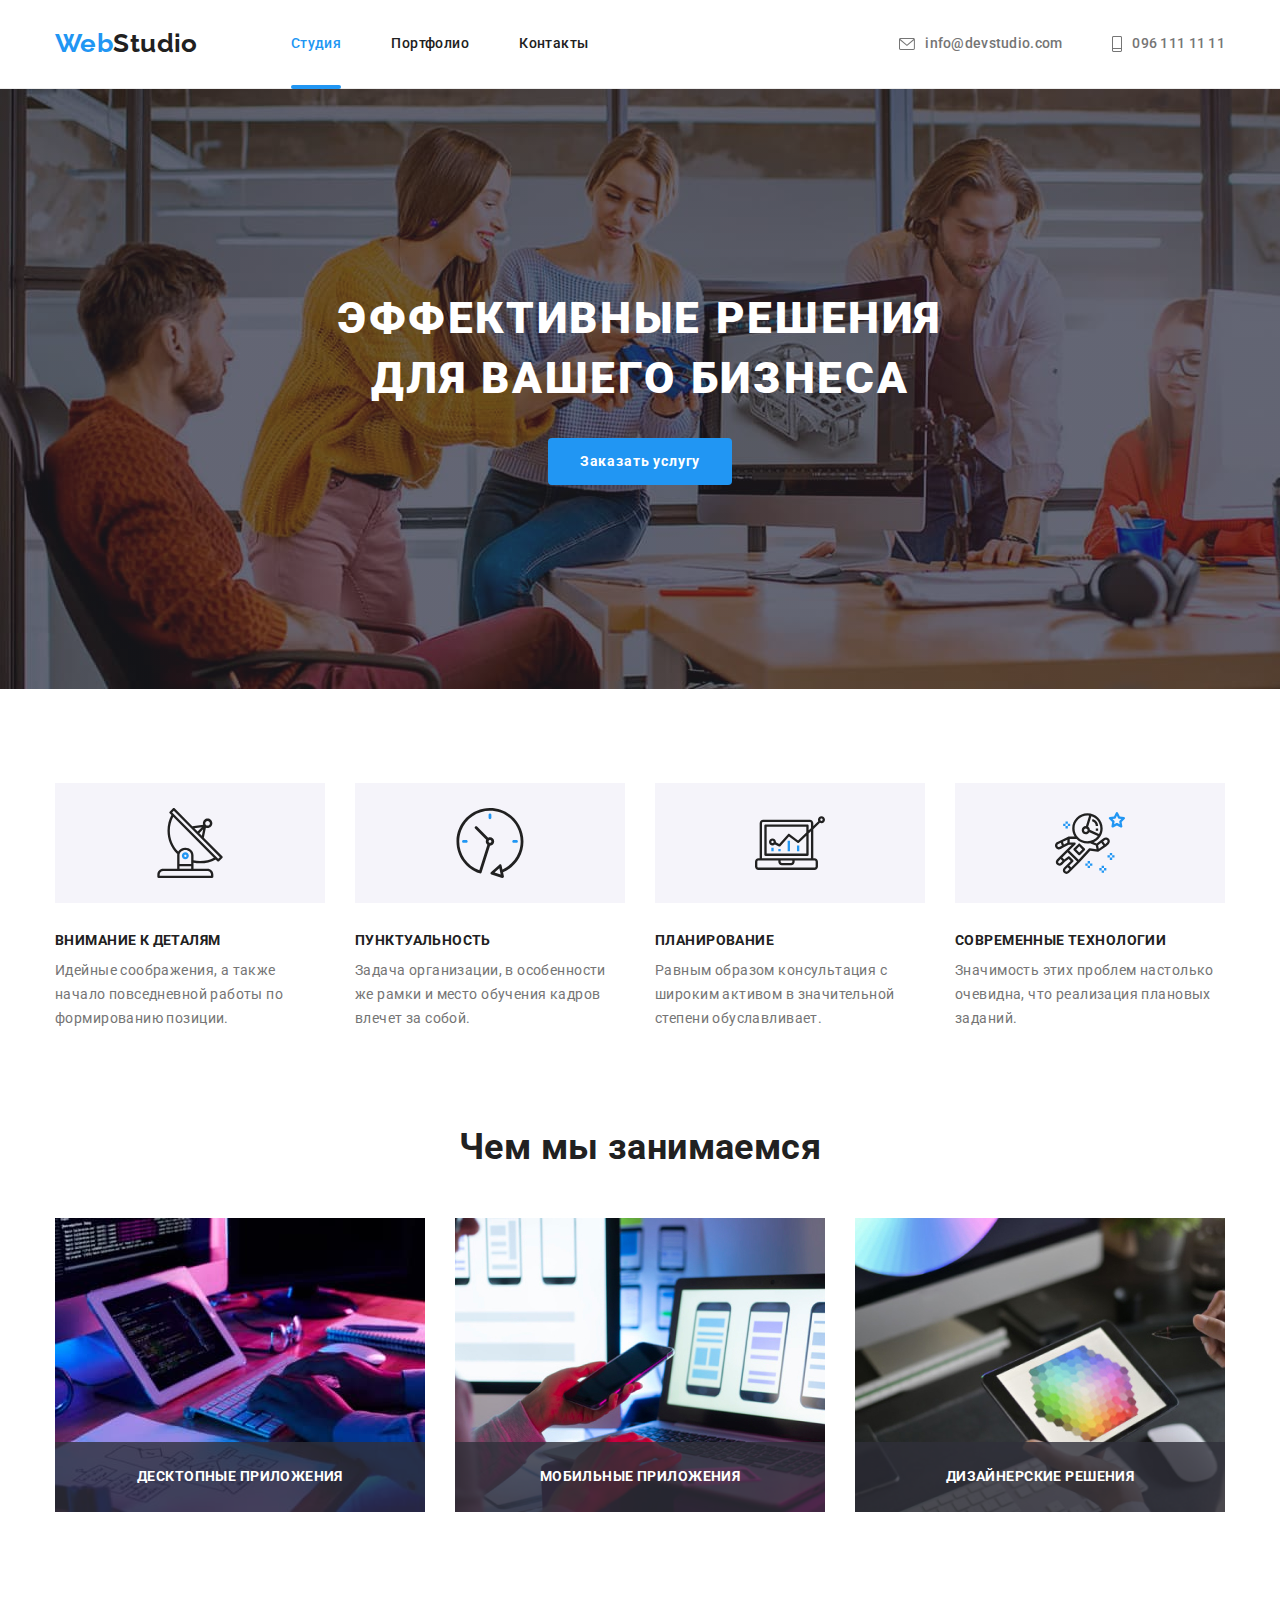
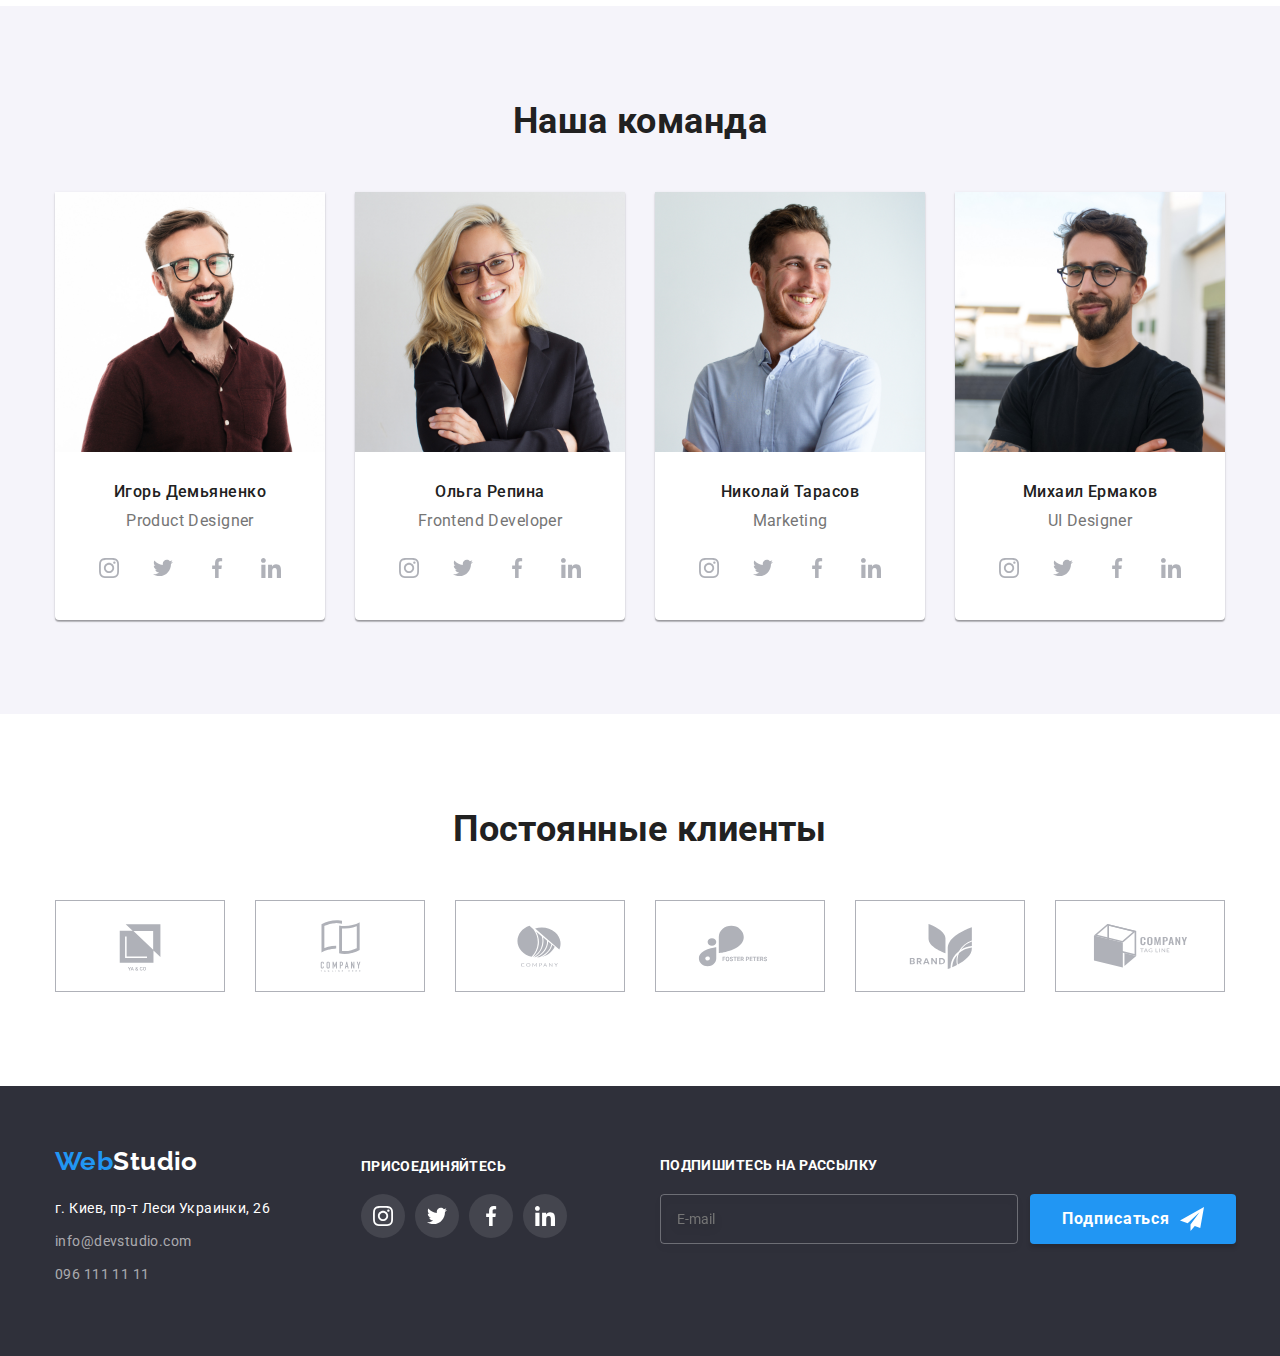
<file: index.html>
<!DOCTYPE html>
<html lang="ru">
  <head>
    <meta charset="UTF-8" />
    <meta http-equiv="X-UA-Compatible" content="IE=edge" />
    <meta name="viewport" content="width=device-width, initial-scale=1.0" />
    <title>Document</title>
    <link rel="stylesheet" href="https://cdnjs.cloudflare.com/ajax/libs/modern-normalize/1.1.0/modern-normalize.min.css">
    <link
      href="https://fonts.googleapis.com/css2?family=Raleway:wght@700&family=Roboto:wght@400;500;700;900&display=swap"
      rel="stylesheet"
    />
    <link rel="stylesheet" href="./css/styles.css" />
  </head>

  <body>
    <header class="header">
      <div class="container menu">
      <a href="./index.html" class="logo link"
        ><span class="logo-web">Web</span>Studio</a
      >
      <nav class="header-nav">
        <ul class="header-list list">
          <li class="header-item-right item">
            <a href="./index.html" class="header-link link current">Студия</a>
          </li>
          <li class="header-item-right item">
            <a href="./portfolio.html" class="header-link link">Портфолио</a>
          </li>
          <li class="header-item-right item">
            <a href="" class="header-link link">Контакты</a>
          </li>
        </ul>
      </nav>
      <ul class="header-list list mail">
        <li class="header-item-left item">
          <a href="mailto:info@devstudio.com" class="header-link link tel"
            ><svg class="icon-mail" height="12" width="16"><use href=./images/icons.svg#icon-mail></use></svg>info@devstudio.com</a
          >
        </li>
        <li class="header-item-left item">
          <a href="tel:0961111111" class="header-link link tel"><svg class="icon-telephon" height="16" width="10">
            <use href=./images/icons.svg#icon-telephon></use>
          </svg>
            096 111 11 11</a
          >
        </li>
      </ul>
      </div>
    </header>
    <main>
      <section class="hero section">
        <h1 class="hero-title">Эффективные решения для вашего бизнеса</h1>
        <button type="button" class="button hero-button" data-modal-open>
          Заказать услугу
        </button>
      </section>
      <section class="solution section">
        <div class="container">
        <h2 class="solution-heading heading visually-hidden">Решения</h2>
        <ul class="solution-list list">
          <li class="solution-item item">
            <div class="solution-div">
              <svg class="solution-icon">
                <use href="./images/icons.svg#icon-antenna"></use>
              </svg>
            </div>
            <h3 class="solution-title title title">Внимание к деталям</h3>
            <p class="solution-text">
              Идейные соображения, а также начало повседневной работы по
              формированию позиции.
            </p>
          </li>
          <li class="solution-item item">
            <div class="solution-div">
              <svg class="solution-icon">
                <use href="./images/icons.svg#icon-clock"></use>
              </svg>
            </div>
            <h3 class="solution-title title">Пунктуальность</h3>
            <p class="solution-text">
              Задача организации, в особенности же рамки и место обучения кадров
              влечет за собой.
            </p>
          </li>
          <li class="solution-item item">
            <div class="solution-div">
              <svg class="solution-icon">
                <use href="./images/icons.svg#icon-diagram"></use>
              </svg>
            </div>
            <h3 class="solution-title title">Планирование</h3>
            <p class="solution-text">
              Равным образом консультация с широким активом в значительной
              степени обуславливает.
            </p>
          </li>
          <li class="solution-item item">
            <div class="solution-div">
              <svg class="solution-icon">
                <use href="./images/icons.svg#icon-astronaut"></use>
              </svg>
            </div>
            <h3 class="solution-title title">Современные технологии</h3>
            <p class="solution-text">
              Значимость этих проблем настолько очевидна, что реализация
              плановых заданий.
            </p>
          </li>
        </ul>
        </div>
      </section>
      <section class="wwd section">
        <div class="container">
        <h2 class="wwd-heading heading">Чем мы занимаемся</h2>
        <ul class="wwd-list list">
          <li class="wwd-item item">
            <img src="./images/box1.jpg" width="370" alt="печать текста" />
            <div class="wwd-div">
              <p class="wwd-div-text">Десктопные приложения</p>
            </div>
          </li>
          <li class="wwd-item item">
            <img src="./images/box2.jpg" width="370" alt="смартфон ноутбук" />
            <div class="wwd-div">
              <p class="wwd-div-text">Мобильные приложения</p>
            </div>
          </li>
          <li class="wwd-item item">
            <img src="./images/box3.jpg" width="370" alt="планшет" />
            <div class="wwd-div">
              <p class="wwd-div-text">Дизайнерские решения</p>
            </div>
          </li>
        </ul>
        </div>
      </section>
      <section class="team section">
        <div class="container">
        <h2 class="team-heading heading">Наша команда</h2>
        <ul class="team-list list">
          <li class="team-item item">
            <img src="./images/igord.jpg" width="270" alt="Игорь Демьяненко" />
            <div class="team-item-bottom"><p class="team-name">Игорь Демьяненко</p>
            <p class="team-text">Product Designer</p>
            <ul class="team-list-icon list">
              <li class="team-item-icon item">
                <a class="team-item-link link" href=""><svg class="team-icon">
                  <use href="./images/icons.svg#icon-instagram"></use>
                </svg></a>
              </li>
              <li class="team-item-icon item">
                <a class="team-item-link link" href=""><svg class="team-icon">
                    <use href="./images/icons.svg#icon-twitter"></use>
                  </svg></a>
              </li>
              <li class="team-item-icon item">
                <a class="team-item-link link" href=""><svg class="team-icon">
                    <use href="./images/icons.svg#icon-facebook"></use>
                  </svg></a>
              </li>
              <li class="team-item-icon item">
                <a class="team-item-link link" href=""><svg class="team-icon">
                    <use href="./images/icons.svg#icon-linkedin"></use>
                  </svg></a>
              </li>
            </ul>
          </div>
          </li>
          <li class="team-item item">
            <img src="./images/olgar.jpg" width="270" alt="Ольга Репина" />
            <div class="team-item-bottom"><p class="team-name">Ольга Репина</p>
            <p class="team-text">Frontend Developer</p>
          <ul class="team-list-icon list">
            <li class="team-item-icon item">
              <a class="team-item-link link" href=""><svg class="team-icon">
                  <use href="./images/icons.svg#icon-instagram"></use>
                </svg></a>
            </li>
            <li class="team-item-icon item">
              <a class="team-item-link link" href=""><svg class="team-icon">
                  <use href="./images/icons.svg#icon-twitter"></use>
                </svg></a>
            </li>
            <li class="team-item-icon item">
              <a class="team-item-link link" href=""><svg class="team-icon">
                  <use href="./images/icons.svg#icon-facebook"></use>
                </svg></a>
            </li>
            <li class="team-item-icon item">
              <a class="team-item-link link" href=""><svg class="team-icon">
                  <use href="./images/icons.svg#icon-linkedin"></use>
                </svg></a>
            </li>
          </ul>
        </div>
          </li>
          <li class="team-item item">
            <img src="./images/kolyat.jpg" width="270" alt="Николай Тарасов" />
            <div class="team-item-bottom"><p class="team-name">Николай Тарасов</p>
            <p class="team-text">Marketing</p>
          <ul class="team-list-icon list">
            <li class="team-item-icon item">
              <a class="team-item-link link" href=""><svg class="team-icon">
                  <use href="./images/icons.svg#icon-instagram"></use>
                </svg></a>
            </li>
            <li class="team-item-icon item">
              <a class="team-item-link link" href=""><svg class="team-icon">
                  <use href="./images/icons.svg#icon-twitter"></use>
                </svg></a>
            </li>
            <li class="team-item-icon item">
              <a class="team-item-link link" href=""><svg class="team-icon">
                  <use href="./images/icons.svg#icon-facebook"></use>
                </svg></a>
            </li>
            <li class="team-item-icon item">
              <a class="team-item-link link" href=""><svg class="team-icon">
                  <use href="./images/icons.svg#icon-linkedin"></use>
                </svg></a>
            </li>
          </ul>
        </div>
          </li>
          <li class="team-item item">
            <img src="./images/mixae.jpg" width="270" alt="Михаил Ермаков" />
            <div class="team-item-bottom"><p class="team-name">Михаил Ермаков</p>
            <p class="team-text">UI Designer</p>
          <ul class="team-list-icon list">
            <li class="team-item-icon item">
              <a class="team-item-link link" href=""><svg class="team-icon">
                  <use href="./images/icons.svg#icon-instagram"></use>
                </svg></a>
            </li>
            <li class="team-item-icon item">
              <a class="team-item-link link" href=""><svg class="team-icon">
                  <use href="./images/icons.svg#icon-twitter"></use>
                </svg></a>
            </li>
            <li class="team-item-icon item">
              <a class="team-item-link link" href=""><svg class="team-icon">
                  <use href="./images/icons.svg#icon-facebook"></use>
                </svg></a>
            </li>
            <li class="team-item-icon item">
              <a class="team-item-link link" href=""><svg class="team-icon">
                  <use href="./images/icons.svg#icon-linkedin"></use>
                </svg></a>
            </li>
          </ul>
        </div>
          </li>
        </ul>
        </div>
      </section>
      <section class="clients section">
        <div class="container">
          <h2 class="clients-heading heading">Постоянные клиенты</h2>
          <ul class="clients-list list">
            <li class="clients-item item">
              <a class="clients-link link" href=""><svg class="clients-icon icon">
                <use href="./images/icons.svg#icon-logo_one"></use>
              </svg></a>
            </li>
            <li class="clients-item item">
              <a class="clients-link link" href=""><svg class="clients-icon icon">
                  <use href="./images/icons.svg#icon-logo_two"></use>
                </svg></a>
            </li>
            <li class="clients-item item">
              <a class="clients-link link" href=""><svg class="clients-icon icon">
                  <use href="./images/icons.svg#icon-logo_three"></use>
                </svg></a>
            </li>
            <li class="clients-item item">
              <a class="clients-link link" href=""><svg class="clients-icon icon">
                  <use href="./images/icons.svg#icon-logo_four"></use>
                </svg></a>
            </li>
            <li class="clients-item item">
              <a class="clients-link link" href=""><svg class="clients-icon icon">
                  <use href="./images/icons.svg#icon-logo_five"></use>
                </svg></a>
            </li>
            <li class="clients-item item">
              <a class="clients-link link" href=""><svg class="clients-icon icon">
                  <use href="./images/icons.svg#icon-logo_six"></use>
                </svg></a>
            </li>
          </ul>

        </div>
        </section>
        <div class="backdrop is-hidden" data-modal><div class="modal">
          <form>
            <p class="form-text">Оставьте свои данные, мы вам перезвоним</p>
            <label class="form-label" for="user-name">Имя</label>
            <span class="form-input-span"><input type="text" name="username" id="user-name" class="form-input"/>
            <svg class="form-icon"><use href="./images/icons.svg#icon-person"></use></svg></span>
            <label class="form-label" for="user-tel">Телефон</label>
            <span class="form-input-span"><input type="tel" name="usertel" id="user-tel" class="form-input"/><svg class="form-icon">
              <use href="./images/icons.svg#icon-phone-black"></use>
            </svg></span>
            <label class="form-label" for="user-email">Почта</label>
            <span class="form-input-span"><input type="email" name="useremail" id="user-email" class="form-input"/><svg class="form-icon">
              <use href="./images/icons.svg#icon-email"></use>
            </svg></span>
            <label class="form-label" for="user-coments">Комментарий</label>
            <textarea name="feedback" id="user-coments" placeholder="Введите текст" class="form-input form-textarea"></textarea>
            <div class="form-checkbox"><input type="checkbox" name="agrees" value="agree" id="iagree" class="form-agree" />
            <label class="form-label checkbox-label" for="iagree"><span class="checkbox-field"><svg class="checkbox-icon"><use href="./images/icons.svg#icon-check"></use></svg></span>Соглашаюсь с рассылкой и принимаю&nbsp; <a href="" class="form-link">Условия договора</a></label></div>
            <button type="submit" class="button form-button">Отправить</button>
            
          </form>
          <button class="modal-button" data-modal-close><svg class=" icon icon-close"><use href="./images/icons.svg#icon-close-black"></use></svg></button></div></div>
    </main>
    <footer class="footer">
      <div class="container footer-container">
        <div class="footer-div">
      <a href="./index.html" class="logo flog link"
        ><span class="logo-web">Web</span>Studio</a
      >
      <address>
        <a href="" class="footer-address link"
          >г. Киев, пр-т Леси Украинки, 26</a
        >
      </address>
      <ul class="footer-list list">
        <li class="footer-item">
          <a href="mailto:info@devstudio.com" class="footer-address-tel link"
            >info@devstudio.com</a
          >
        </li>
        <li class="footer-item">
          <a href="tel:0961111111" class="footer-address-tel link ">
            096 111 11 11</a
          >
        </li>
      </ul>
      </div>
      <div class="footer-enjoin">
        <p class="footer-text">присоединяйтесь</p>
        <ul class="footer-list-icon list">
          <li class="footer-item-icon item">
            <a class="footer-item-link link " href=""><svg class="footer-icon">
                <use href="./images/icons.svg#icon-instagram"></use>
              </svg></a>
          </li>
          <li class="footer-item-icon item">
          <a class="footer-item-link link " href=""><svg class="footer-icon">
              <use href="./images/icons.svg#icon-twitter"></use>
            </svg></a>
        </li>
        <li class="footer-item-icon item">
          <a class="footer-item-link link " href=""><svg class="footer-icon">
              <use href="./images/icons.svg#icon-facebook"></use>
            </svg></a>
        </li>
        <li class="footer-item-icon item ">
          <a class="footer-item-link link" href=""><svg class="footer-icon">
              <use href="./images/icons.svg#icon-linkedin"></use>
            </svg></a>
        </li>
        </ul>
       
      </div>
       <form class="footer-form">
         <p class="form-footer-text">Подпишитесь на рассылку</p>
         <div class="footer-form-div"><input type="email" name="email" placeholder="E-mail" class="footer-form-input"/>
         <button type="submit" class="form-footer-button button">Подписаться<svg class="form-footer-icon"><use href="./images/icons.svg#icon-send"/></svg></use></button></div>

        </form>
      
      </div>
    </footer>
    <script src="./js/modal.js"></script>
  </body>
</html>
</file>
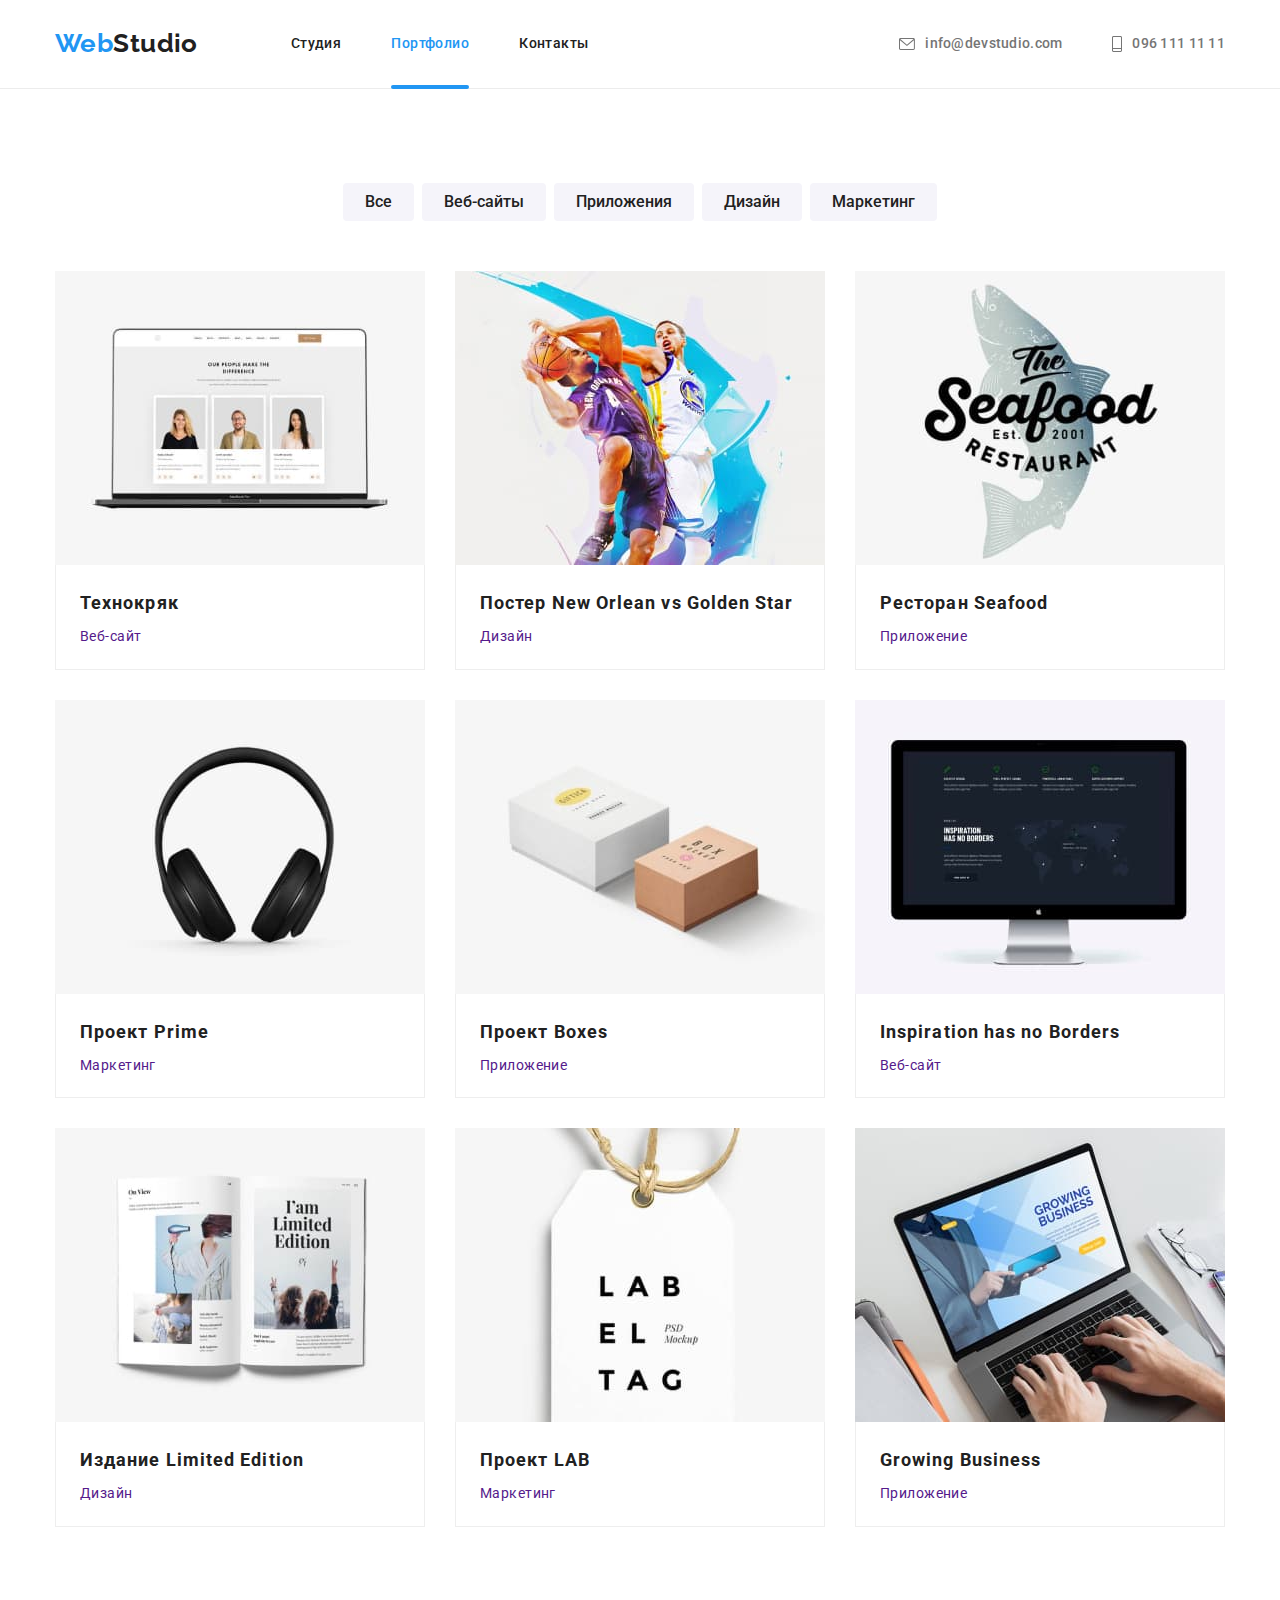
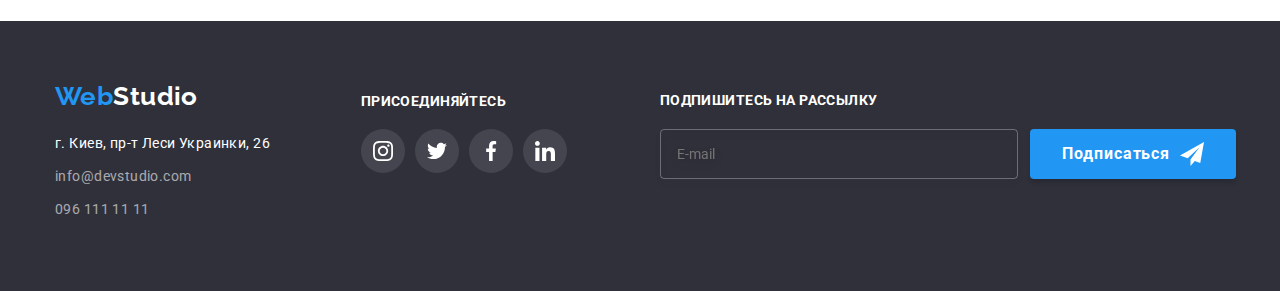
<file: portfolio.html>
<!DOCTYPE html>
<html lang="ru">
  <head>
    <meta charset="UTF-8" />
    <meta http-equiv="X-UA-Compatible" content="IE=edge" />
    <meta name="viewport" content="width=device-width, initial-scale=1.0" />
    <title>Document</title>
    <link rel="stylesheet" href="https://cdnjs.cloudflare.com/ajax/libs/modern-normalize/1.1.0/modern-normalize.min.css">
    <link
      href="https://fonts.googleapis.com/css2?family=Raleway:wght@700&family=Roboto:wght@400;500;700;900&display=swap"
      rel="stylesheet"
    />
    <link rel="stylesheet" href="./css/styles.css" />
  </head>
  <body>
  <header class="header">
    <div class="container menu">
      <a href="./index.html" class="logo link"><span class="logo-web">Web</span>Studio</a>
      <nav class="header-nav">
        <ul class="header-list list">
          <li class="header-item-right item">
            <a href="./index.html" class="header-link link ">Студия</a>
          </li>
          <li class="header-item-right item">
            <a href="./portfolio.html" class="header-link link current">Портфолио</a>
          </li>
          <li class="header-item-right item">
            <a href="" class="header-link link">Контакты</a>
          </li>
        </ul>
      </nav>
      <ul class="header-list list mail">
        <li class="header-item-left item">
          <a href="mailto:info@devstudio.com" class="header-link link tel"><svg class="icon-mail" height="12" width="16">
              <use href=./images/icons.svg#icon-mail></use>
            </svg>info@devstudio.com</a>
        </li>
        <li class="header-item-left item">
          <a href="tel:0961111111" class="header-link link tel"><svg class="icon-telephon" height="16" width="10">
              <use href=./images/icons.svg#icon-telephon></use>
            </svg>
            096 111 11 11</a>
        </li>
      </ul>
    </div>
  </header>
    <main>
      <h1 class="main-title visually-hidden">Портфолио</h1>
      <section class="sites section">
        <div class="container">
        <h2 class="heading heading-title visually-hidden">Фильтры портфолио</h2>
        <ul class="sites-list-right list">
          <li class="sites-item-right item">
            <button type="button" class="button button-portfolio">Все</button>
          </li>
          <li class="sites-item-right item">
            <button type="button" class="button button-portfolio">
              Веб-сайты
            </button>
          </li>
          <li class="sites-item-right item">
            <button type="button" class="button button-portfolio">
              Приложения
            </button>
          </li>
          <li class="sites-item-right item">
            <button type="button" class="button button-portfolio">
              Дизайн
            </button>
          </li>
          <li class="sites-item-right item">
            <button type="button" class="button button-portfolio">
              Маркетинг
            </button>
          </li>
        </ul>
        <h2 class="heading heading-title visually-hidden">Примеры портфолио</h2>
        <ul class="sites-list-left list">
          <li class="sites-item-left item">
            <a class="sites-link" href=""><div class="sites-div"><img src="./images/noyt.jpg" alt="ноутбук" width="370" /><div class="sites-div-absolute"><p class="sites-div-text">Технокряк это современная площадка распространения коронавируса. Компании используют эту платформу для цифрового
            шпионажа и атак на защищённые сервера конкурентов.</p></div></div>
            <div class="sites-bottom"><h3 class="sites-title">Технокряк</h3>
            <p class="sites-text">Веб-сайт</p></div></a>
          </li>
          <li class="sites-item-left item">
            <a class="sites-link " href=""><div class="sites-div"><img src="./images/basket.jpg" alt="Баскетбол" width="370" /><div class="sites-div-absolute"><p class="sites-div-text">Технокряк это современная площадка распространения коронавируса. Компании используют эту платформу для цифрового
            шпионажа и атак на защищённые сервера конкурентов.</p></div></div>
            <div class="sites-bottom"><h3 class="sites-title">
              Постер<span lang="en"> New Orlean vs Golden Star</span>
            </h3>
            <p class="sites-text">Дизайн</p></div></a>
          </li>
          <li class="sites-item-left item">
            <a class="sites-link " href=""><div class="sites-div"><img
              src="./images/seafood.jpg"
              alt="Логотип ресторана"
              width="370"
            /><div class="sites-div-absolute"><p class="sites-div-text">Технокряк это современная площадка распространения коронавируса. Компании используют эту платформу для цифрового
            шпионажа и атак на защищённые сервера конкурентов.</p></div></div>
            <div class="sites-bottom"><h3 class="sites-title">Ресторан<span lang="en"> Seafood</span></h3>
            <p class="sites-text">Приложение</p></div></a>
          </li>
          <li class="sites-item-left item">
            <a class="sites-link " href=""><div class="sites-div"><img src="./images/naysh.jpg" alt="Наушники" width="370" /><div class="sites-div-absolute"><p class="sites-div-text">Технокряк это современная площадка распространения коронавируса. Компании используют эту платформу для цифрового
            шпионажа и атак на защищённые сервера конкурентов.</p></div></div>
            <div class="sites-bottom"><h3 class="sites-title">Проект<span lang="en"> Prime</span></h3>
            <p class="sites-text">Маркетинг</p></div></a>
          </li>
          <li class="sites-item-left item">
            <a class="sites-link " href=""><div class="sites-div"><img src="./images/box.jpg" alt="Коробки" width="370" /><div class="sites-div-absolute"><p class="sites-div-text">Технокряк это современная площадка распространения коронавируса. Компании используют эту платформу для цифрового
            шпионажа и атак на защищённые сервера конкурентов.</p></div></div>
            <div class="sites-bottom"><h3 class="sites-title">Проект<span lang="en"> Boxes</span></h3>
            <p class="sites-text">Приложение</p></div></a>
          </li>
          <li class="sites-item-left item">
            <a class="sites-link " href=""><div class="sites-div"><img src="./images/monitor.jpg" alt="Монитор" width="370" /><div class="sites-div-absolute"><p class="sites-div-text">Технокряк это современная площадка распространения коронавируса. Компании используют эту платформу для цифрового
            шпионажа и атак на защищённые сервера конкурентов.</p></div></div>
            <div class="sites-bottom"><h3 lang="en" class="sites-title">Inspiration has no Borders</h3>
            <p class="sites-text">Веб-сайт</p></div></a>
          </li>
          <li class="sites-item-left item">
            <a class="sites-link " href=""><div class="sites-div"><img src="./images/book.jpg" alt="Книга" width="370" /><div class="sites-div-absolute"><p class="sites-div-text">Технокряк это современная площадка распространения коронавируса. Компании используют эту платформу для цифрового
            шпионажа и атак на защищённые сервера конкурентов.</p></div></div>
            <div class="sites-bottom"><h3 class="sites-title">
              Издание<span lang="en"> Limited Edition</span>
            </h3>
            <p class="sites-text">Дизайн</p></div></a>
          </li>
          <li class="sites-item-left item">
            <a class="sites-link " href=""><div class="sites-div"><img src="./images/lable.jpg" alt="Бирка" width="370" /><div class="sites-div-absolute"><p class="sites-div-text">Технокряк это современная площадка распространения коронавируса. Компании используют эту платформу для цифрового
            шпионажа и атак на защищённые сервера конкурентов.</p></div></div>
            <div class="sites-bottom"><h3 class="sites-title">Проект<span lang="en"> LAB</span></h3>
            <p class="sites-text">Маркетинг</p></div></a>
          </li>
          <li class="sites-item-left item">
            <a class="sites-link " href=""><div class="sites-div"><img src="./images/typetext.jpg" alt="Набор текста" width="370" /><div class="sites-div-absolute"><p class="sites-div-text">Технокряк это современная площадка распространения коронавируса. Компании используют эту платформу для цифрового
            шпионажа и атак на защищённые сервера конкурентов.</p></div></div>
            <div class="sites-bottom"><h3 lang="en" class="sites-title">Growing Business</h3>
            <p class="sites-text">Приложение</p></div></a>
          </li>
        </ul>
        </div>
      </section>
    </main>
    <footer class="footer">
      <div class="container footer-container">
        <div class="footer-div">
          <a href="./index.html" class="logo flog link"><span class="logo-web">Web</span>Studio</a>
          <address>
            <a href="" class="footer-address link">г. Киев, пр-т Леси Украинки, 26</a>
          </address>
          <ul class="footer-list list">
            <li class="footer-item">
              <a href="mailto:info@devstudio.com" class="footer-address-tel link">info@devstudio.com</a>
            </li>
            <li class="footer-item">
              <a href="tel:0961111111" class="footer-address-tel link ">
                096 111 11 11</a>
            </li>
          </ul>
        </div>
        <div class="footer-enjoin">
          <p class="footer-text">присоединяйтесь</p>
          <ul class="footer-list-icon list">
            <li class="footer-item-icon item">
              <a class="footer-item-link link " href=""><svg class="footer-icon">
                  <use href="./images/icons.svg#icon-instagram"></use>
                </svg></a>
            </li>
            <li class="footer-item-icon item">
              <a class="footer-item-link link " href=""><svg class="footer-icon">
                  <use href="./images/icons.svg#icon-twitter"></use>
                </svg></a>
            </li>
            <li class="footer-item-icon item">
              <a class="footer-item-link link " href=""><svg class="footer-icon">
                  <use href="./images/icons.svg#icon-facebook"></use>
                </svg></a>
            </li>
            <li class="footer-item-icon item ">
              <a class="footer-item-link link" href=""><svg class="footer-icon">
                  <use href="./images/icons.svg#icon-linkedin"></use>
                </svg></a>
            </li>
          </ul>
    
        </div>
        <form class="footer-form">
          <p class="form-footer-text">Подпишитесь на рассылку</p>
          <div class="footer-form-div"><input type="email" name="email" placeholder="E-mail" class="footer-form-input" />
            <button type="submit" class="form-footer-button button">Подписаться<svg class="form-footer-icon">
                <use href="./images/icons.svg#icon-send" />
              </svg></use></button>
          </div>
    
        </form>
    
      </div>
    </footer>
  </body>
</html>
</file>
<file: css/styles.css>
:root {
  --primery-text-color: #757575;
  --title-text-color: #212121;
  --primary-background-color: #ffffff;
  --link-color: #2196f3;
  --secondary-text-color: #ffffff;
}

* {
  padding: 0;
  margin: 0;
  border: 0;
}

*,
*:before,
*:after {
  box-sizing: border-box;
}

:focus,
:active {
  outline: none;
}

a:focus,
a:active {
  outline: none;
}

nav,
footer,
header,
aside {
  display: block;
}

html,
body {
  height: 100%;
  width: 100%;
  font-size: 100%;
  line-height: 1;
  font-size: 14px;
  -ms-text-size-adjust: 100%;
  -moz-text-size-adjust: 100%;
  -webkit-text-size-adjust: 100%;
}

input,
button,
textarea {
  font-family: inherit;
}

input::-ms-clear {
  display: none;
}
button {
  cursor: pointer;
}
button::-moz-focus-inner {
  padding: 0;
  border: 0;
}
a,
a:visited,
a:hover {
  text-decoration: none;
}
ul,
li {
  list-style: none;
}
img {
  vertical-align: top;
}

h1,
h2,
h3,
h4,
h5,
h6 {
  font-size: inherit;
  font-weight: 400;
}

.visually-hidden {
  position: absolute;
  width: 1px;
  height: 1px;
  margin: -1px;
  padding: 0;
  overflow: hidden;
  border: 0;
  clip: rect(0 0 0 0);
}

img {
  display: block;
}

body {
  background-color: var(--primary-background-color);
  font-family: 'Roboto', sans-serif;
  font-weight: 400;
  font-size: 14px;
  line-height: 1.7;
  letter-spacing: 0.03em;
  color: var(--primery-text-color);
}

.link {
  text-decoration: none;
  color: var(--title-text-color);
  transition: color 250ms cubic-bezier(0.4, 0, 0.2, 1);
}
.link:focus,
.link:hover {
  color: var(--link-color);
  fill: var(--link-color);
}

.list {
  list-style: none;
}

.button {
  align-items: center;
  text-align: center;
  font-family: 'Roboto', sans-serif;
  font-weight: 700;
  cursor: pointer;

  padding: 10px 32px;
  border-radius: 4px;
  max-width: 200px;
  transition: color 250ms cubic-bezier(0.4, 0, 0.2, 1),
    background 250ms cubic-bezier(0.4, 0, 0.2, 1);
}
.button:hover,
.button:focus {
  color: var(--secondary-text-color);
  background: #2196f3;
}

.title {
  font-weight: 700;
  line-height: 1.14;
  font-size: 14px;
  text-transform: uppercase;
  color: var(--title-text-color);
}

.heading {
  font-weight: 700;
  text-align: center;
  font-size: 36px;
  line-height: 1.17;
  color: var(--title-text-color);
}
.current {
  position: relative;

  color: var(--link-color);
}

.current::after {
  content: '';
  position: absolute;
  bottom: -1px;
  left: 0;
  width: 100%;
  height: 4px;
  background-color: var(--link-color);
  border-radius: 2px;
}

.container {
  width: 1200px;
  margin: 0 auto;
  padding: 0 15px;
  /* border: 2px dashed red; */
}

.section {
  padding-top: 94px;
  padding-bottom: 94px;
}

/* -----------HEADER-------------- */

.header {
  border-bottom: 1px solid #ececec;
}

.logo {
  font-family: 'Raleway', sans-serif;
  font-weight: 700;
  font-size: 26px;
  line-height: 1.2;
  margin-right: 93px;
}
.logo-web {
  color: #2196f3;
}
.header-nav {
  font-weight: 500;
  color: var(--title-text-color);
  text-decoration: none;
}
.header-link.tel {
  color: var(--primery-text-color);
  font-weight: 500;
  line-height: 1.14;
  letter-spacing: 0.02em;
}

.header-link.tel:hover,
.header-link.tel:focus {
  color: #2196f3;
}

.menu {
  display: flex;
  align-items: center;
}

.header-list {
  display: flex;
}

.header-link {
  display: inline-block;
  padding-top: 32px;
  padding-bottom: 32px;
  margin-top: auto;
  margin-bottom: auto;
}

.header-item-right:not(:last-child) {
  margin-right: 50px;
}

.tel {
  margin-left: 50px;
  display: flex;
  align-items: center;
  justify-content: center;
}
.mail {
  display: flex;
  align-items: center;
  margin-left: auto;
}

.icon-mail {
  margin-right: 10px;
  fill: rgba(117, 117, 117, 1);
  transition: fill 250ms cubic-bezier(0.4, 0, 0.2, 1);
}

.icon-telephon {
  margin-right: 10px;
  fill: rgba(117, 117, 117, 1);
  transition: fill 250ms cubic-bezier(0.4, 0, 0.2, 1);
}

.header-link.tel:hover .icon-mail,
.header-link.tel:focus .icon-mail {
  fill: #2196f3;
}

.header-link.tel:hover .icon-telephon,
.header-link.tel:focus .icon-telephon {
  fill: #2196f3;
}
/* ------------HERO------------- */
.hero {
  height: 600px;
  max-width: 1600px;
  margin-left: auto;
  margin-right: auto;
  background-repeat: no-repeat;
  background-size: cover;
  background-position: center;
  background: #2f303a;
  padding-top: 200px;
  padding-bottom: 200px;
  background-image: linear-gradient(
      to right,
      rgba(47, 48, 58, 0.4),
      rgba(47, 48, 58, 0.4)
    ),
    url('../images/herobcg.jpg');
}

.hero-title {
  font-weight: 900;
  text-align: center;
  font-size: 44px;
  line-height: 1.36;
  text-transform: uppercase;
  color: var(--secondary-text-color);
  max-width: 696px;
  letter-spacing: 0.06em;

  margin: 0 auto;
  margin-bottom: 30px;
}

.hero-button {
  display: block;
  background: #2196f3;
  color: var(--secondary-text-color);
  margin: 0 auto;
  line-height: 1.87;
  letter-spacing: 0.06em;
}

/* ------------SOLUTION------------- */
.solution {
  padding-bottom: 48px;
}

.solution-title {
  margin-bottom: 10px;
}

.solution-text {
  font-size: 14px;
  line-height: 1.71;
  text-align: left;
}

.solution-list {
  display: flex;
  margin-left: -30px;
  margin-top: -30px;
}

.solution-item {
  margin-left: 30px;
  margin-top: 30px;
  flex-basis: calc(100% / 4 - 30px);
}

.solution-div {
  display: flex;
  align-items: center;
  justify-content: center;
  width: 270px;
  height: 120px;
  background: rgba(245, 244, 250, 1);
  margin-bottom: 30px;
}

.solution-icon {
  height: 70px;
  width: 70px;
}

/* -------------WWD------------- */
.wwd {
  padding-top: 47px;
}

.wwd-list {
  display: flex;
  margin-left: -30px;
  margin-top: -30px;
}
.wwd-heading {
  margin-bottom: 50px;
}
.wwd-item {
  position: relative;

  margin-left: 30px;
  margin-top: 30px;
  flex-basis: calc(100% / 3 - 30px);
}

.wwd-div {
  position: absolute;
  bottom: 0;
  left: 0;
  width: 100%;
  height: 70px;
  display: flex;
  align-items: center;
  justify-content: center;
  background-color: rgba(47, 48, 58, 0.8);
}

.wwd-div-text {
  font-weight: bold;
  font-size: 14px;
  line-height: 1.14;
  letter-spacing: 0.03em;
  text-transform: uppercase;

  color: #ffffff;
}
/* -------------TEAM------------ */

.team-heading {
  margin-bottom: 50px;
}

.team-item-bottom {
  margin-top: 30px;
  margin-bottom: 30px;
}
.team {
  background: #f5f4fa;
}

.team-name {
  font-weight: 500;
  font-size: 16px;
  line-height: 1.19;
  text-align: center;
  letter-spacing: 0.03em;
  color: var(--title-text-color);

  margin-bottom: 10px;
}

.team-text {
  font-size: 16px;
  line-height: 1.19;
  text-align: center;
}

.team-list {
  display: flex;
  margin-left: -30px;
  margin-top: -30px;
}

.team-item {
  background-color: var(--primary-background-color);
  margin-left: 30px;
  margin-top: 30px;
  flex-basis: calc(100% / 4 - 30px);
  box-shadow: 0px 1px 3px rgba(0, 0, 0, 0.12), 0px 1px 1px rgba(0, 0, 0, 0.14),
    0px 2px 1px rgba(0, 0, 0, 0.2);
  border-radius: 0px 0px 4px 4px;
}

.team-item-icon {
  height: 44px;
  width: 44px;
}
.team-icon {
  height: 20px;
  width: 20px;
  fill: rgba(175, 177, 184, 1);
  transition: fill 250ms cubic-bezier(0.4, 0, 0.2, 1);
}

.team-item-icon + .team-item-icon {
  margin-left: 10px;
}

.team-list-icon {
  display: flex;
  justify-content: center;
  margin-top: 16px;
}

.team-item-link {
  display: flex;
  align-items: center;
  justify-content: center;
  height: 100%;
  width: 100%;
  border-radius: 50%;
  transition: background 250ms cubic-bezier(0.4, 0, 0.2, 1);
}

.team-item-link:hover,
.team-item-link:focus {
  background: var(--link-color);
}

.team-item-link:hover .team-icon {
  fill: rgba(255, 255, 255, 1);
}

.team-item-link:focus .team-icon {
  fill: rgba(255, 255, 255, 1);
}
/* -----------Clients---------- */
.clients-heading {
  margin-bottom: 50px;
}
.clients-item {
  flex-basis: calc(100% / 6 - 30px);
  margin-left: 30px;
  margin-top: 30px;
}
.clients-list {
  margin-left: -30px;
  margin-top: -30px;
  display: flex;
}
.clients-link {
  display: inline-block;
  height: 92px;
  width: 170px;
  border: 1px solid rgba(175, 177, 184, 1);
  padding: 16px 32px;
  transition: border 250ms cubic-bezier(0.4, 0, 0.2, 1);
}

.clients-icon {
  width: 106px;
  height: 60px;
  fill: rgba(175, 177, 184, 1);
  transition: fill 250ms cubic-bezier(0.4, 0, 0.2, 1);
}

.clients-link:hover,
.clients-link:focus {
  border: 1px solid var(--link-color);
}

.clients-link:hover .clients-icon,
.clients-link:focus .clients-icon {
  fill: var(--link-color);
}
/* -----------FOOTER------------- */
.footer {
  background: #2f303a;
  padding-top: 60px;
  padding-bottom: 60px;
}

.footer-container {
  display: flex;
}

.footer-div {
  margin-right: 70px;
}
.footer-enjoin {
  padding-top: 12px;
  width: 208px;
}
.flog {
  color: #ffffff;

  display: inline-block;
  margin-bottom: 20px;
}

.footer-address {
  font-style: normal;
  font-size: 500;
  color: #ffffff;

  display: inline-block;
  margin-bottom: 9px;
}

.footer-address-tel {
  color: rgba(255, 255, 255, 0.6);
  display: inline-block;
  margin-bottom: 9px;
}

.footer-text {
  display: block;
  font-family: Roboto;
  font-style: normal;
  font-weight: bold;
  font-size: 14px;
  line-height: 16px;
  letter-spacing: 0.03em;
  text-transform: uppercase;
  margin-bottom: 20px;

  color: #ffffff;
}
.footer-list-icon {
  display: flex;
}
.footer-item-icon {
  height: 44px;
  width: 44px;
}
.footer-item-link {
  display: flex;
  align-items: center;
  justify-content: center;
  height: 100%;
  width: 100%;
  border-radius: 50%;
  background: rgba(255, 255, 255, 0.1);
  transition: background 250ms cubic-bezier(0.4, 0, 0.2, 1);
}

.footer-item-icon + .footer-item-icon {
  margin-left: 10px;
}
.footer-item-link:hover,
.footer-item-link:focus {
  background: var(--link-color);
}

.footer-icon {
  height: 20px;
  width: 20px;
  fill: rgba(255, 255, 255, 1);
}

.footer-form {
  margin-left: 93px;
  padding-top: 12px;
}
.form-footer-icon {
  margin-left: 10px;
  width: 24px;
  height: 24px;
}

.form-footer-button {
  display: flex;
  align-items: center;
  text-align: center;
  background: #2196f3;
  box-shadow: 0px 4px 4px rgba(0, 0, 0, 0.15);
  border-radius: 4px;
  color: var(--primary-background-color);
  font-weight: bold;
  font-size: 16px;
  line-height: 1.88;
  letter-spacing: 0.06em;
  max-width: 220px;
}
.form-footer-text {
  margin-bottom: 20px;
  font-weight: bold;
  font-size: 14px;
  line-height: 1.14;
  letter-spacing: 0.03em;
  text-transform: uppercase;

  color: #ffffff;
}

.footer-form-input {
  display: flex;
  text-align: left;
  width: 358px;
  height: 50px;
  margin-right: 12px;
  background-color: transparent;
  border: 1px solid rgba(255, 255, 255, 0.3);
  box-sizing: border-box;
  filter: drop-shadow(0px 4px 4px rgba(0, 0, 0, 0.15));
  border-radius: 4px;
  padding: 15px 16px;
  color: var(--primary-background-color);
}

.footer-form-div {
  display: flex;
}
/* ------------PORTFOLIO---------- */

.sites-list-right {
  display: flex;
  justify-content: center;
}

.button-portfolio {
  font-family: 'Roboto', sans-serif;
  font-weight: 500;
  font-size: 16px;
  line-height: 1.63;
  color: var(--title-text-color);
  background: #f5f4fa;

  padding: 6px 22px;
  transition: box-shadow 250ms cubic-bezier(0.4, 0, 0.2, 1),
    color 250ms cubic-bezier(0.4, 0, 0.2, 1),
    background 250ms cubic-bezier(0.4, 0, 0.2, 1);
}

.button-portfolio:hover,
.button-portfolio:focus {
  box-shadow: 0px 3px 1px rgba(0, 0, 0, 0.1), 0px 1px 2px rgba(0, 0, 0, 0.08),
    0px 2px 2px rgba(0, 0, 0, 0.12);
}

.sites-item-right {
  margin-right: 8px;
  margin-bottom: 50px;
}

.sites-item-right:last-child {
  margin-right: 0;
  margin-bottom: 50px;
}

.sites-div {
  position: relative;
  overflow: hidden;
}

.sites-div-absolute {
  position: absolute;
  top: 0;
  left: 0;
  width: 100%;
  height: 100%;
  background-color: rgba(33, 150, 243, 0.9);
  transform: translateY(+100%);
  transition: transform 250ms cubic-bezier(0.4, 0, 0.2, 1);
  padding: 63px 24px;
}

.sites-link:hover .sites-div-absolute,
.sites-link:focus .sites-div-absolute {
  transform: translateY(0);
}

.sites-div-text {
  font-size: 18px;
  line-height: 1.56;
  letter-spacing: 0.03em;

  color: var(--primary-background-color);
}

.sites-list-left {
  display: flex;
  flex-wrap: wrap;
  margin-left: -30px;
  margin-top: -30px;
}

.sites-item-left {
  margin-left: 30px;
  margin-top: 30px;
  flex-basis: calc(100% / 3 - 30px);
}

.sites-bottom {
  border-left: 1px solid #eeeeee;
  border-right: 1px solid #eeeeee;
  border-bottom: 1px solid #eeeeee;
  padding-top: 20px;
  padding-bottom: 20px;
  padding-left: 24px;
  padding-right: 24px;
}

.sites-title {
  font-weight: 700;
  font-size: 18px;
  line-height: 2;
  letter-spacing: 0.06em;
  color: var(--title-text-color);

  margin-bottom: 4px;
}

.sites-link {
  display: block;
  transition: box-shadow 250ms cubic-bezier(0.4, 0, 0.2, 1);
}

.sites-link:hover,
.sites-link:focus {
  box-shadow: 0px 1px 1px rgba(141, 34, 34, 0.12),
    0px 4px 4px rgba(0, 0, 0, 0.06), 1px 4px 6px rgba(0, 0, 0, 0.16);
}
/* ------------------Modal-window------------------ */
.backdrop {
  position: fixed;
  top: 0;
  left: 0;
  width: 100%;
  height: 100%;
  background: rgba(0, 0, 0, 0.2);
  display: flex;
  align-items: center;
  justify-content: center;
  transition: opacity 250ms cubic-bezier(0.4, 0, 0.2, 1),
    visibility 250ms cubic-bezier(0.4, 0, 0.2, 1);
}

.modal {
  position: absolute;
  background-color: white;
  width: 528px;
  height: 581px;
  box-shadow: 0px 1px 3px rgba(0, 0, 0, 0.12), 0px 1px 1px rgba(0, 0, 0, 0.14),
    0px 2px 1px rgba(0, 0, 0, 0.2);
  border-radius: 4px;
  transform: translateX(0);
  transition: transform 250ms linear;
  padding: 40px;
}

.is-hidden {
  opacity: 0;
  visibility: hidden;
  pointer-events: none;
}

.is-hidden .modal {
  transform: translateX(-100%);
}

.modal-button {
  position: absolute;
  top: 8px;
  right: 8px;
  background: #ffffff;
  border: 1px solid rgba(0, 0, 0, 0.1);
  width: 30px;
  height: 30px;
  border-radius: 50%;
  display: flex;
  align-items: center;
  justify-content: center;
}

.icon-close {
  width: 70%;
  height: 70%;
  transition: fill 250ms cubic-bezier(0.4, 0, 0.2, 1);
}

.modal-button:hover .icon-close,
.modal-button:focus .icon-close {
  fill: var(--link-color);
}

.form-label {
  font-size: 12px;
  margin-bottom: 4px;
}

.form-input {
  width: 448px;
  height: 40px;
  border: 1px solid rgba(33, 33, 33, 0.2);
  box-sizing: border-box;
  border-radius: 4px;
  margin-bottom: 5px;
  transition: border 250ms cubic-bezier(0.4, 0, 0.2, 1);
  padding-left: 30px;
}

.form-input-span {
  display: block;
  position: relative;
}

.form-text {
  font-family: Roboto;
  font-style: normal;
  font-weight: bold;
  font-size: 20px;
  line-height: 1.15;
  text-align: center;
  letter-spacing: 0.03em;

  color: #212121;
  margin-bottom: 5px;
}

.form-checkbox {
  display: flex;
  align-items: center;
  text-align: center;
  justify-content: center;
}

.checkbox-label {
  margin-bottom: 30px;
  font-size: 14px;
  line-height: 1.71;
  letter-spacing: 0.03em;
}

.form-textarea {
  margin-bottom: 15px;
  resize: none;
  width: 448px;
  height: 120px;
  padding: 12px 16px;
  font-size: 12px;

  color: rgba(117, 117, 117, 0.5);
}

.form-button {
  background: #2196f3;
  box-shadow: 0px 4px 4px rgba(0, 0, 0, 0.15);
  border-radius: 4px;
  color: var(--primary-background-color);
  padding: 10px 55px;
  font-weight: bold;
  font-size: 16px;
  line-height: 1.88;
  margin: 0 auto;

  display: flex;
  align-items: center;
  text-align: center;
  letter-spacing: 0.06em;

  color: #ffffff;
}

.form-icon {
  position: absolute;
  top: 50%;
  transform: translateY(-80%);
  left: 12px;
  width: 15px;
  height: 15px;
  transition: fill 250ms cubic-bezier(0.4, 0, 0.2, 1);
}

.form-input:hover + .form-icon,
.form-input:focus + .form-icon {
  fill: var(--link-color);
}

.form-input:hover,
.form-input:focus {
  border: 1px solid #2196f3;
}

.form-link {
  color: var(--link-color);
  text-decoration: underline;
}

.form-agree {
  position: absolute;
  width: 1px;
  height: 1px;
  margin: -1px;
  padding: 0;
  overflow: hidden;
  border: 0;
  clip: rect(0 0 0 0);
}

.form-agree:hover + .form-label,
.form-agree:focus + .form-label {
  cursor: pointer;
}

.checkbox-label {
  display: flex;
  align-items: center;
  justify-content: center;
}
.checkbox-field {
  display: flex;
  align-items: center;
  justify-content: center;
  border: 2px solid black;
  border-radius: 2px;
  width: 15px;
  height: 15px;
  margin-right: 7px;
  transition: background-color 250ms cubic-bezier(0.4, 0, 0.2, 1),
    border 250ms cubic-bezier(0.4, 0, 0.2, 1);
}

.checkbox-icon {
  width: 12px;
  height: 8px;
}

.form-agree:checked + .form-label > span {
  background-color: var(--link-color);
  border: none;
}
</file>
